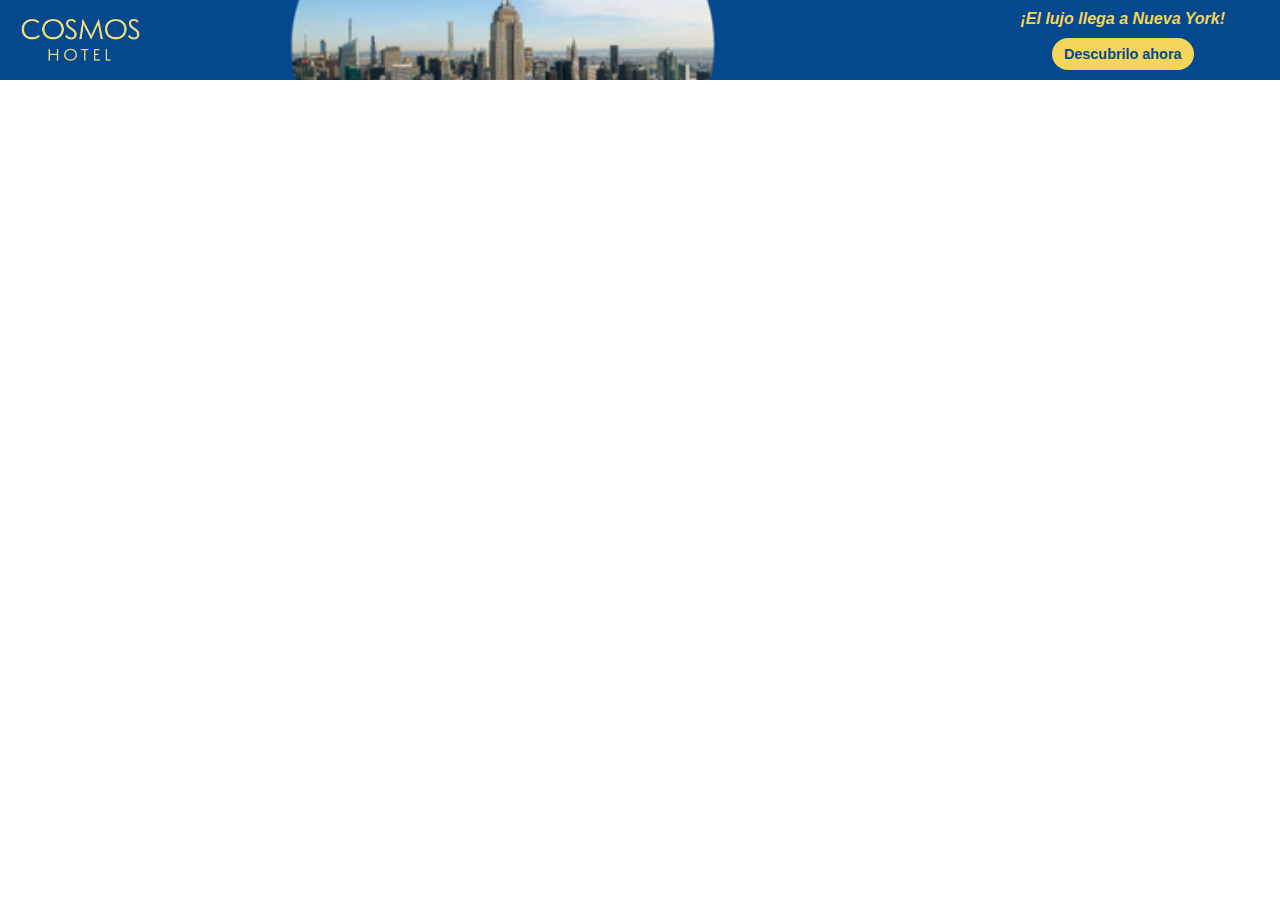
<file: anuncio.html>
<!DOCTYPE html>
<html lang="es">
<head>
  <meta charset="UTF-8">
  <meta name="viewport" content="width=device-width, initial-scale=1">
  <title>Anuncio Hotel Nueva York</title>
  <style>
	/* === ANUNCIO COSMOS NY === */
body {
  margin: 0;
  overflow: hidden;
}	  
	  
.anuncio-container {
  width: 100%;
  height: 100%;
  box-sizing: border-box;
  padding: 10px;
  display: flex;
  flex-direction: row;
  align-items: center;
  justify-content: space-between;
  color: white;
  background-image: url("imagenes/fondoanunciocompu.png");
  background-size: cover;
  background-position: center;
  font-family: sans-serif;
}

.anuncio-logo {
  height: 60%;
  max-height: 50px;
  margin-left: 10px;	
}

.anuncio-titulo {
  font-family: 'Montserrat', sans-serif;
  font-size: 1rem;
  margin: 0;
  flex-grow: 1;
  text-align: center;
  color: #F3D659;
}

.anuncio-btn {
  background-color: #F3D659;
  color:  #04488e;
  padding: 8px 12px;
  border-radius: 25px;
  text-decoration: none;
  font-weight: bold;
  font-size: 0.9rem;
  text-align: center;
  margin: 0 auto; /* centra el botón si hiciera falta */
}


.anuncio-texto-boton {
  display: flex;
  flex-direction: column;
  align-items: center; /* centra el texto y el botón */
  justify-content: center;
  gap: 10px;
  text-align: center;
  margin-right: 45px;
}

iframe {
  border: none;
  padding: 0;
  margin: 0;
  display: block; /* evita espacio en blanco debajo del iframe */
}

.iframe-wrapper {
  display: flex;
  justify-content: center;
  align-items: center;
  width: 100%;
  padding: 20px 0;
}
	  
/* === ANUNCIO (CELULAR) === */
@media (max-width: 600px) {
  .anuncio-container {
    display: flex;
    flex-direction: column;
    align-items: center;
    justify-content: flex-start;
    background-image: url("imagenes/fondoanunciocelu.png");
    background-size: cover;
    background-position: center;
    height: 600px;
    padding: 30px 20px;
    text-align: center;
    position: relative;
  }

  .anuncio-logo {
    max-height: 70px;
    margin-bottom: 20px;
  }

  .anuncio-texto-boton {
  display: flex;
  flex-direction: column;
  align-items: center; /* centra texto y botón horizontalmente */
  justify-content: center;
  gap: 15px;
  padding-top: 360px;
  margin-bottom: 30px;
  width: 100%;
  max-width: 260px;
  margin-left: auto;
  margin-right: auto; /* esto centra el bloque completo */
  text-align: center;  /* asegura que el texto se alinee centrado */
}


  .anuncio-titulo {
    font-size: 1.2rem;
    margin: 0;
    line-height: 1.3;
    color: #F3D659;
	text-align: center; /* centra el texto */  
    width: 100%;
  }

  .anuncio-btn {
    font-size: 1rem;
    padding: 10px 16px;
    background-color: #F3D659;
    color:  #04488e;
    border-radius: 25px;
    text-decoration: none;
    font-weight: bold;
	text-align: center;  
  }

  .iframe-anuncio {
    width: 300px;
    height: 600px;
  }
}	  
  </style>

</head>
<body>
  <div class="anuncio-container">
  <img class="anuncio-logo" src="imagenes/logoanuncio.png" alt="Logo Hotel Cosmos">
  
<div class="anuncio-texto-boton">
  <h2 class="anuncio-titulo"><i>¡El lujo llega a Nueva York!</i></h2>
  <a href="https://mberoncode.github.io/cosmoshotel/" class="anuncio-btn">Descubrilo ahora</a>
</div>

</div>

</body>
</html>
</file>
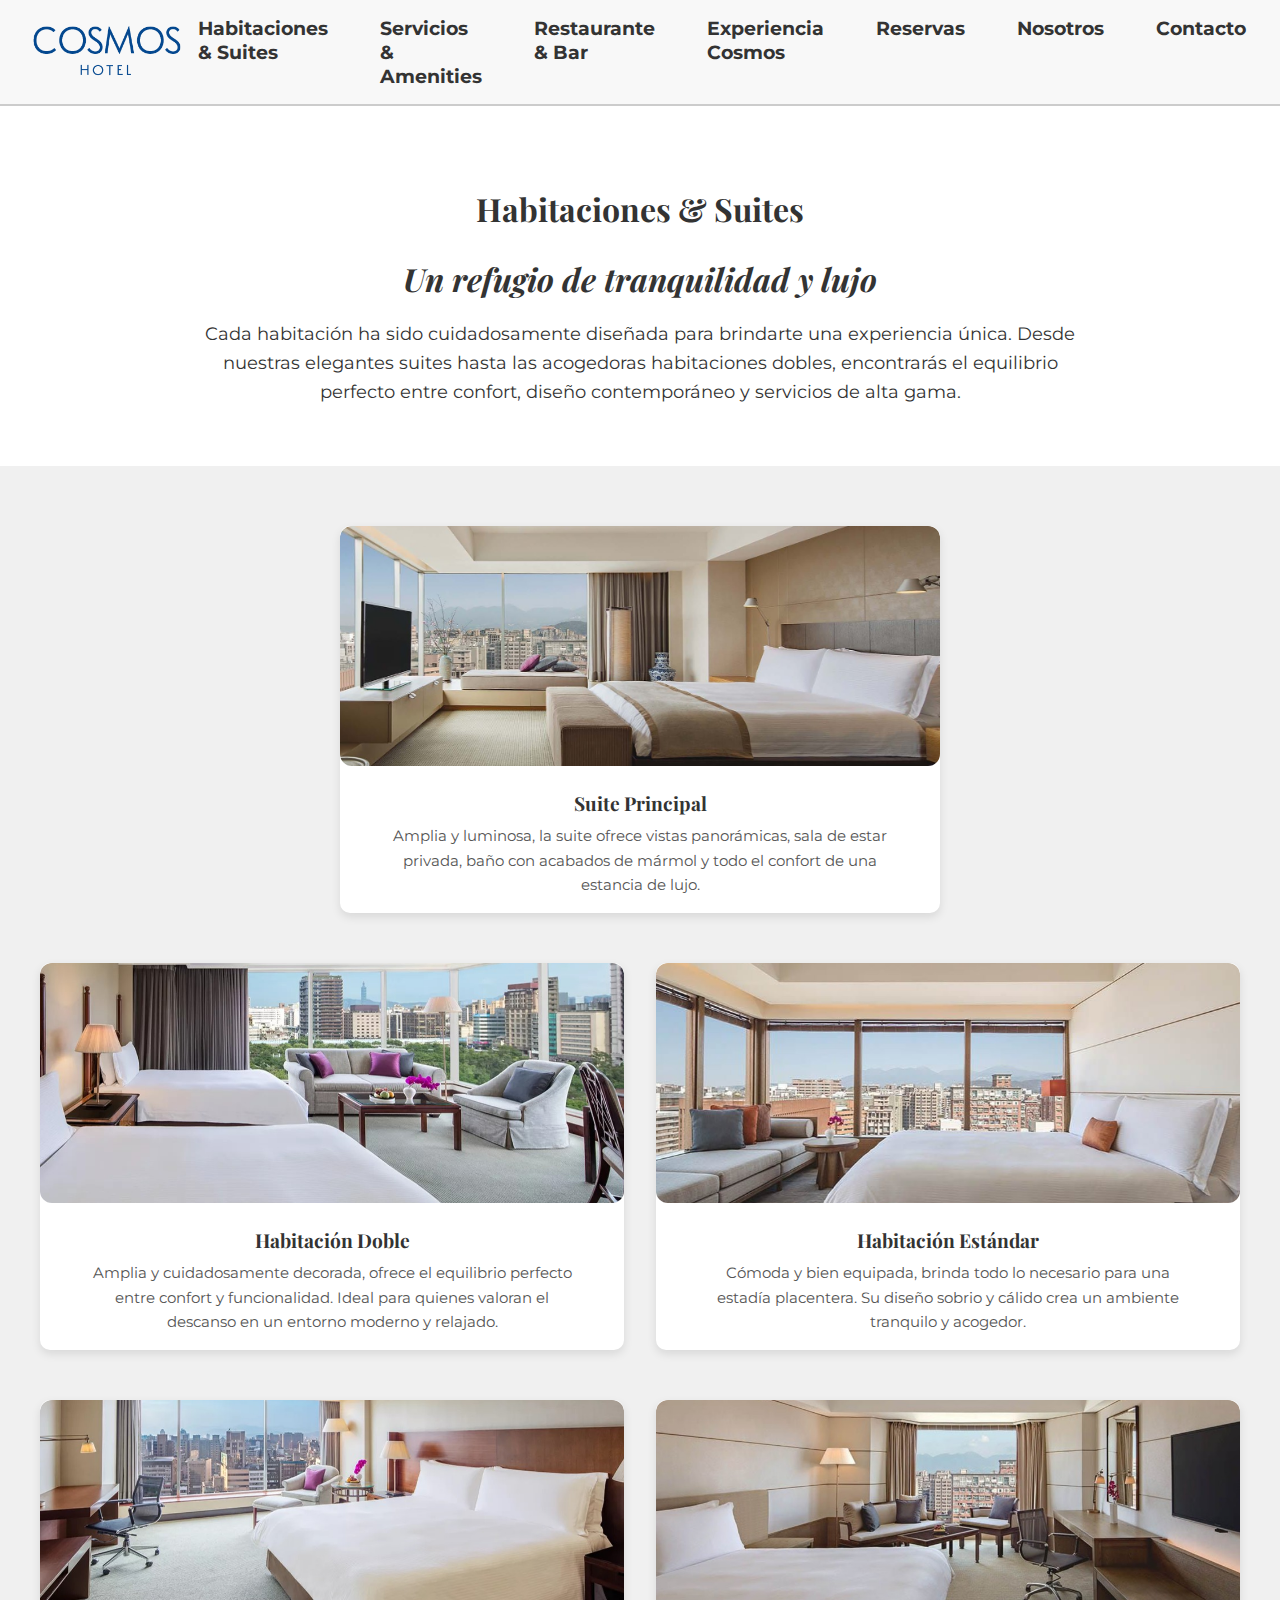
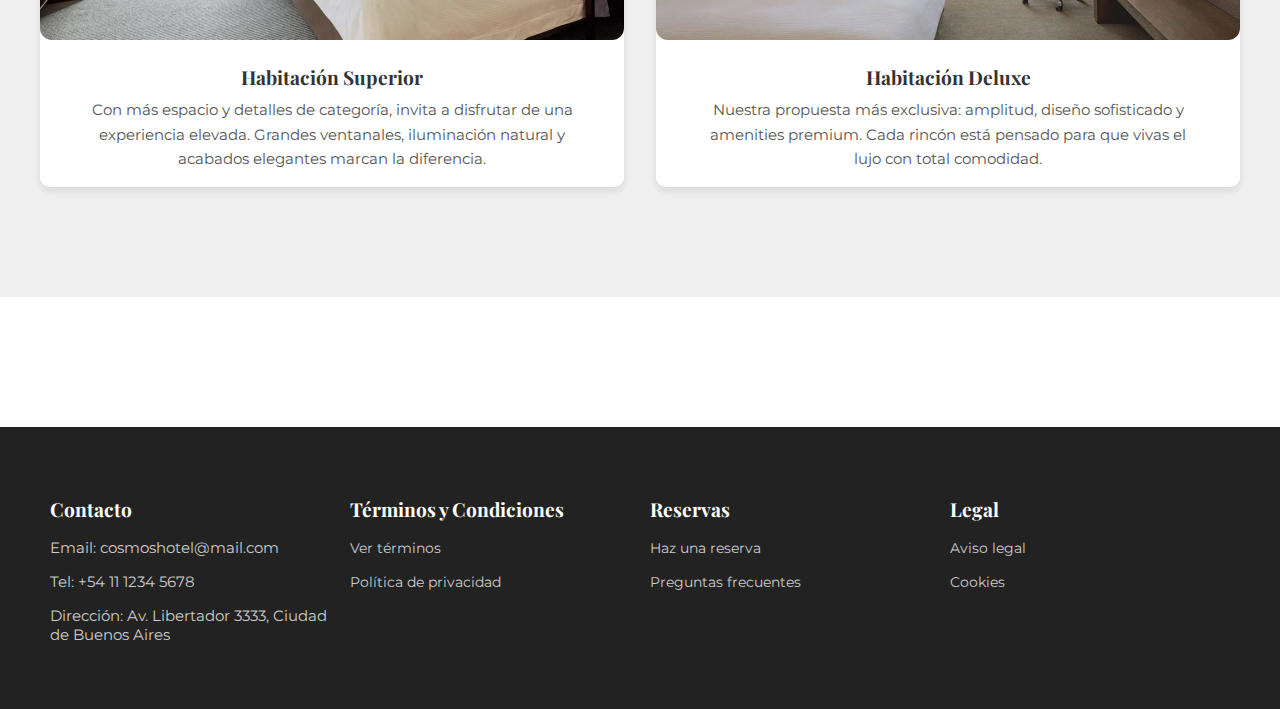
<file: habitaciones.html>
<!DOCTYPE html>
<html lang="es">
<head>
  <meta charset="UTF-8">
  <meta name="viewport" content="width=device-width, initial-scale=1.0">
  <title>Habitaciones - Cosmos Hotel</title>
  <link rel="stylesheet" href="estilos.css">
  <link rel="icon" href="imagenes/faviconn.png" type="image/png">
 <link href="https://fonts.googleapis.com/css2?family=Montserrat:wght@400;700&family=Playfair+Display:wght@400;700&display=swap" rel="stylesheet">
</head>
<body>

  <header>
    <a href="index.html" class="logo">
      <img src="imagenes/logohotel.png" alt="Cosmos Hotel - Inicio">
    </a>
    <button class="menu-toggle">
      <span class="bar"></span>
      <span class="bar"></span>
      <span class="bar"></span>
    </button>
    <nav class="menu">
      <ul>
        <li><a href="habitaciones.html">Habitaciones & Suites</a></li>
        <li><a href="servicios.html">Servicios & Amenities</a></li>
        <li><a href="restaurante.html">Restaurante & Bar</a></li>
        <li><a href="#experiencia">Experiencia Cosmos</a></li>
        <li><a href="#reservas">Reservas</a></li>
        <li><a href="#nosotros">Nosotros</a></li>
        <li><a href="#contacto">Contacto</a></li>
      </ul>
    </nav>
  </header>

  <main>
 <div class="habitaciones-page">
    <!-- Sección 1: Descripción general -->
    <section class="descripcion">
      <div class="container">
        <h1>Habitaciones & Suites</h1>
		  <h2><i>Un refugio de tranquilidad y lujo</i></h2>
        <p>Cada habitación ha sido cuidadosamente diseñada para brindarte una experiencia única. Desde nuestras elegantes suites hasta las acogedoras habitaciones dobles, encontrarás el equilibrio perfecto entre confort, diseño contemporáneo y servicios de alta gama.</p>
      </div>
    </section>

<!-- Sección 2: Habitaciones -->
<section class="habitaciones-section">
  <div class="container">

    <!-- Suite Principal destacada -->
    <div class="room destacada">
      <img src="imagenes/suitepresidencial.jpeg" alt="Suite Principal" class="room-image" />
      <div class="room-description">
        <h4>Suite Principal</h4>
        <p>Amplia y luminosa, la suite ofrece vistas panorámicas, sala de estar privada, baño con acabados de mármol y todo el confort de una estancia de lujo.</p>
      </div>
    </div>

    <!-- Habitaciones en grid -->
    <div class="room-grid">
      <div class="room">
        <img src="imagenes/premiumroom.jpg" alt="Habitación Doble" class="room-image" />
        <div class="room-description">
          <h4>Habitación Doble</h4>
          <p>Amplia y cuidadosamente decorada, ofrece el equilibrio perfecto entre confort y funcionalidad. Ideal para quienes valoran el descanso en un entorno moderno y relajado.</p>
        </div>
      </div>
      <div class="room">
        <img src="imagenes/standarroom.jpeg" alt="Habitación Estándar" class="room-image" />
        <div class="room-description">
          <h4>Habitación Estándar</h4>
          <p>Cómoda y bien equipada, brinda todo lo necesario para una estadía placentera. Su diseño sobrio y cálido crea un ambiente tranquilo y acogedor.</p>
        </div>
      </div>
    </div>
	      <div class="room-grid">
      <div class="room">
        <img src="imagenes/superiorroom.jpg" alt="Habitación Superior" class="room-image" />
        <div class="room-description">
          <h4>Habitación Superior</h4>
          <p>Con más espacio y detalles de categoría, invita a disfrutar de una experiencia elevada. Grandes ventanales, iluminación natural y acabados elegantes marcan la diferencia.</p>
        </div>
      </div>
      <div class="room">
        <img src="imagenes/deluxeroom.jpeg" alt="Habitación Deluxe" class="room-image" />
        <div class="room-description">
          <h4>Habitación Deluxe</h4>
          <p>Nuestra propuesta más exclusiva: amplitud, diseño sofisticado y amenities premium. Cada rincón está pensado para que vivas el lujo con total comodidad.</p>
        </div>
      </div>
    </div>

  </div>
</section>
  </div>
  
	  <!-- =================== ANUNCIO BLOG NY =================== -->
<div class="iframe-wrapper">
 <iframe src="https://agus-merlo.github.io/blognuevayork/anuncio" width="728" height="90" class="publicidad" scrolling="no" frameborder="0" name="marco"></iframe>
</div>		

	 
	  
	</main>
	
	
<footer class="footer">
  <div class="footer-column">
    <h3>Contacto</h3>
    <p>Email: cosmoshotel@mail.com</p>
    <p>Tel: +54 11 1234 5678</p>
    <p>Dirección: Av. Libertador 3333, Ciudad de Buenos Aires</p>
  </div>
  <div class="footer-column">
    <h3>Términos y Condiciones</h3>
    <p><a href="#">Ver términos</a></p>
    <p><a href="#">Política de privacidad</a></p>
  </div>
  <div class="footer-column">
    <h3>Reservas</h3>
    <p><a href="#">Haz una reserva</a></p>
    <p><a href="#">Preguntas frecuentes</a></p>
  </div>
  <div class="footer-column">
    <h3>Legal</h3>
    <p><a href="#">Aviso legal</a></p>
    <p><a href="#">Cookies</a></p>
  </div>
</footer>
	
	<script>// Obtener los elementos
  const menuToggle = document.querySelector('.menu-toggle');
  const menu = document.querySelector('.menu');

  // Agregar un evento de clic al botón hamburguesa
  menuToggle.addEventListener('click', () => {
    // Toggle entre mostrar y ocultar el menú
    menu.classList.toggle('active');
  });
	</script>
</body>
</html>
</file>
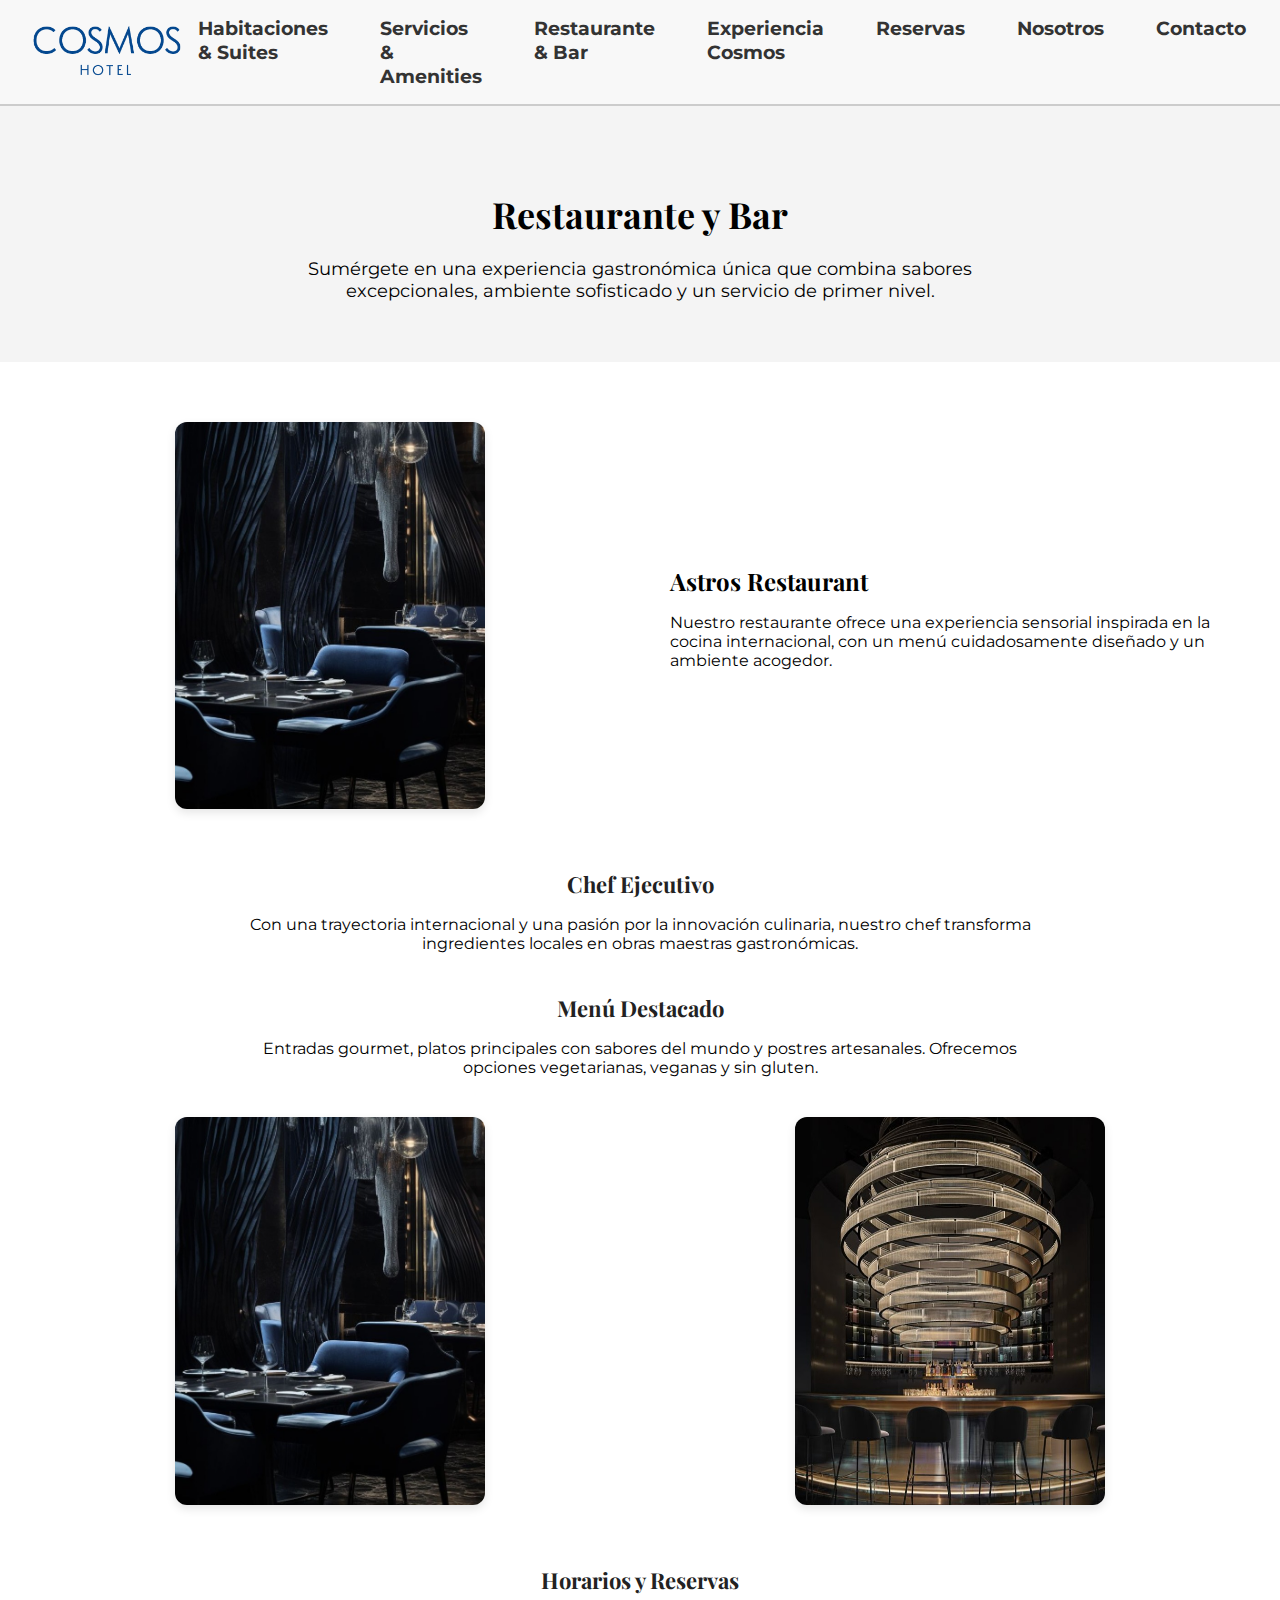
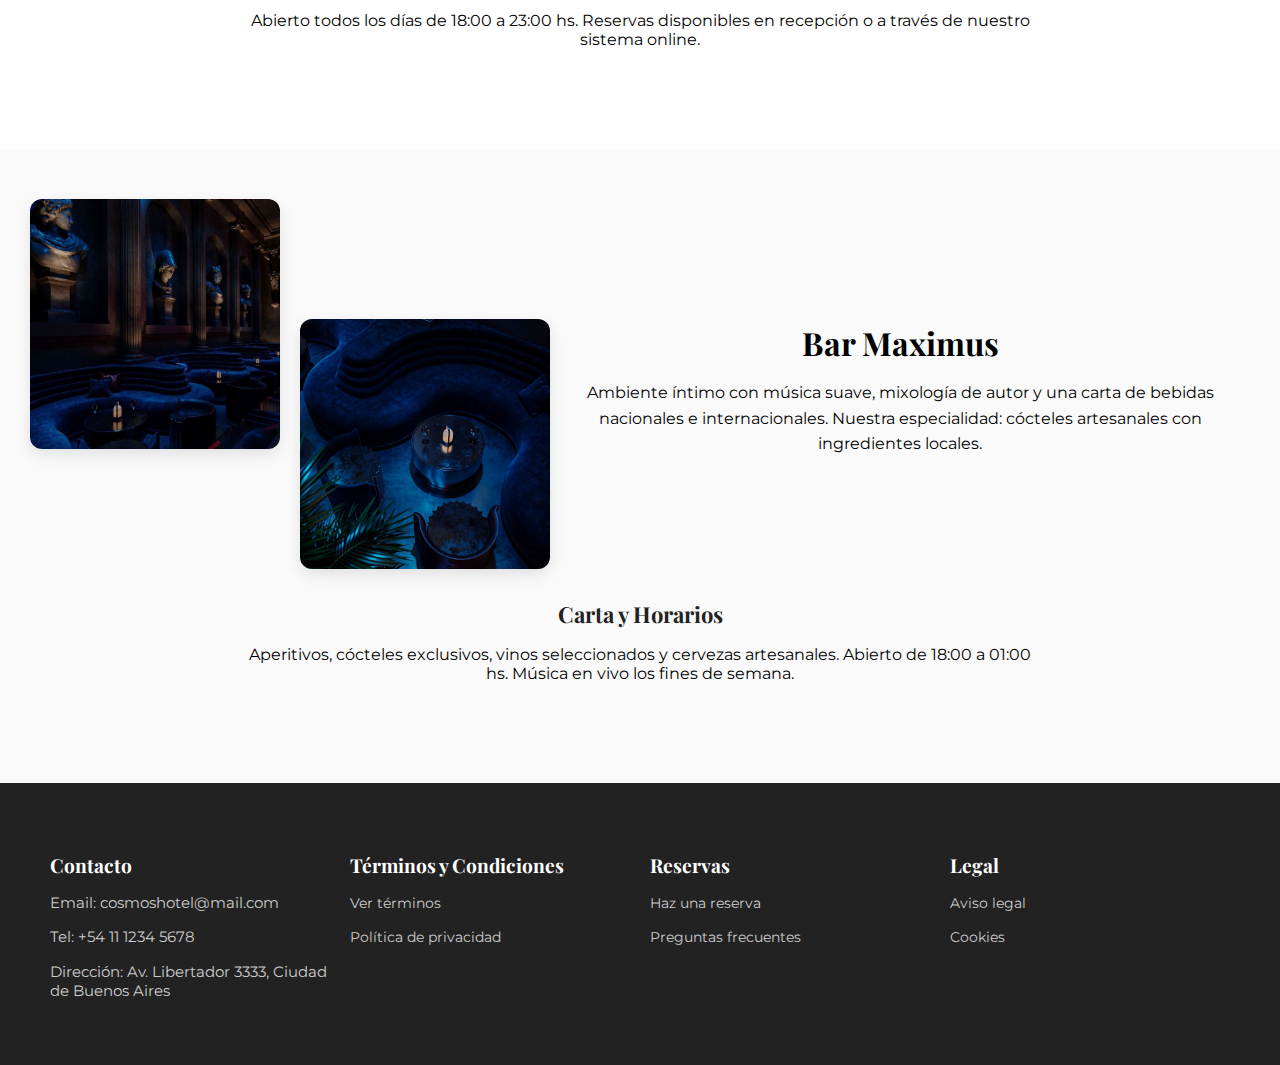
<file: restaurante.html>
<!DOCTYPE html>
<html lang="es">
<head>
  <meta charset="UTF-8" />
  <meta name="viewport" content="width=device-width, initial-scale=1.0">
  <title>Restaurante y Bar</title>
  <link rel="stylesheet" href="estilos.css">
  <link rel="icon" href="imagenes/faviconn.png" type="image/png">
 <link href="https://fonts.googleapis.com/css2?family=Montserrat:wght@400;700&family=Playfair+Display:wght@400;700&display=swap" rel="stylesheet">
</head>
<body>
 <header>
        <a href="index.html" class="logo">
  <img src="imagenes/logohotel.png" alt="Cosmos Hotel - Inicio">
</a>
		
  <!-- Botón hamburguesa (solo visible en dispositivos móviles) -->
  <button class="menu-toggle">
    <span class="bar"></span>
    <span class="bar"></span>
    <span class="bar"></span>
  </button>

  <!-- Menú de navegación -->
  <nav class="menu">
    <ul>
      <li><a href="habitaciones.html">Habitaciones & Suites</a></li>
      <li><a href="servicios.html">Servicios & Amenities</a></li>
      <li><a href="restaurante.html">Restaurante & Bar</a></li>
      <li><a href="#experiencia">Experiencia Cosmos</a></li>
      <li><a href="#reservas">Reservas</a></li>
      <li><a href="#nosotros">Nosotros</a></li>
      <li><a href="#contacto">Contacto</a></li>
    </ul>
  </nav>

    </header>
<main>

  <!-- Sección 1: Introducción -->
  <section class="intro">
    <h1>Restaurante y Bar</h1>
    <p>Sumérgete en una experiencia gastronómica única que combina sabores excepcionales, ambiente sofisticado y un servicio de primer nivel.</p>
  </section>

  <!-- Sección 2: Restaurante -->
  <section class="contenido">

    <!-- Restaurante general -->
    <div class="fila">
      <img src="imagenes/restaurante1.jpeg" alt="Restaurante temático" />
      <div>
        <h2>Astros Restaurant</h2>
        <p>Nuestro restaurante ofrece una experiencia sensorial inspirada en la cocina internacional, con un menú cuidadosamente diseñado y un ambiente acogedor.</p>
      </div>
    </div>

    <!-- Chef -->
    <div class="bloque-texto">
      <h3>Chef Ejecutivo</h3>
      <p>Con una trayectoria internacional y una pasión por la innovación culinaria, nuestro chef transforma ingredientes locales en obras maestras gastronómicas.</p>
    </div>

    <!-- Menú -->
    <div class="bloque-texto">
      <h3>Menú Destacado</h3>
      <p>Entradas gourmet, platos principales con sabores del mundo y postres artesanales. Ofrecemos opciones vegetarianas, veganas y sin gluten.</p>
    </div>

    <!-- Ambientación en fotos -->
    <div class="fila fila">
      <img src="imagenes/restaurante1.jpeg" alt="Ambientación del restaurante" />
      <img src="imagenes/barresto.jpeg" alt="Decoración del restaurante" />
    </div>

    <!-- Horarios y reservas -->
    <div class="bloque-texto">
      <h3>Horarios y Reservas</h3>
      <p>Abierto todos los días de 18:00 a 23:00 hs. Reservas disponibles en recepción o a través de nuestro sistema online.</p>
    </div>

  </section>

  <!-- Sección 3: Bar -->
  <section class="contenido fondo-claro">
	    <div class="contenedor-dos-columnas">
   
    <div class="columna-imagenes-superpuestas">
      <div class="imagen-arriba">
        <img src="imagenes/bartematico.jpeg" alt="Bar1" />
      </div>
      <div class="imagen-abajo">
        <img src="imagenes/bartematico2.jpeg" alt="Bar2" />
      </div>
    </div> 
	<div class="columna-texto">
      <h2>Bar Maximus</h2>
      <p>Ambiente íntimo con música suave, mixología de autor y una carta de bebidas nacionales e internacionales. Nuestra especialidad: cócteles artesanales con ingredientes locales.</p>
    </div>
  </div>
	  
	  
    <!-- Carta y horarios -->
    <div class="bloque-texto">
      <h3>Carta y Horarios</h3>
      <p>Aperitivos, cócteles exclusivos, vinos seleccionados y cervezas artesanales. Abierto de 18:00 a 01:00 hs. Música en vivo los fines de semana.</p>
    </div>
  </section>
</main>
	
	<footer class="footer">
  <div class="footer-column">
    <h3>Contacto</h3>
    <p>Email: cosmoshotel@mail.com</p>
    <p>Tel: +54 11 1234 5678</p>
    <p>Dirección: Av. Libertador 3333, Ciudad de Buenos Aires</p>
  </div>
  <div class="footer-column">
    <h3>Términos y Condiciones</h3>
    <p><a href="#">Ver términos</a></p>
    <p><a href="#">Política de privacidad</a></p>
  </div>
  <div class="footer-column">
    <h3>Reservas</h3>
    <p><a href="#">Haz una reserva</a></p>
    <p><a href="#">Preguntas frecuentes</a></p>
  </div>
  <div class="footer-column">
    <h3>Legal</h3>
    <p><a href="#">Aviso legal</a></p>
    <p><a href="#">Cookies</a></p>
  </div>
</footer>
	<script>// Obtener los elementos
  const menuToggle = document.querySelector('.menu-toggle');
  const menu = document.querySelector('.menu');

  // Agregar un evento de clic al botón hamburguesa
  menuToggle.addEventListener('click', () => {
    // Toggle entre mostrar y ocultar el menú
    menu.classList.toggle('active');
  });
	</script>
</body>
</html>
</file>
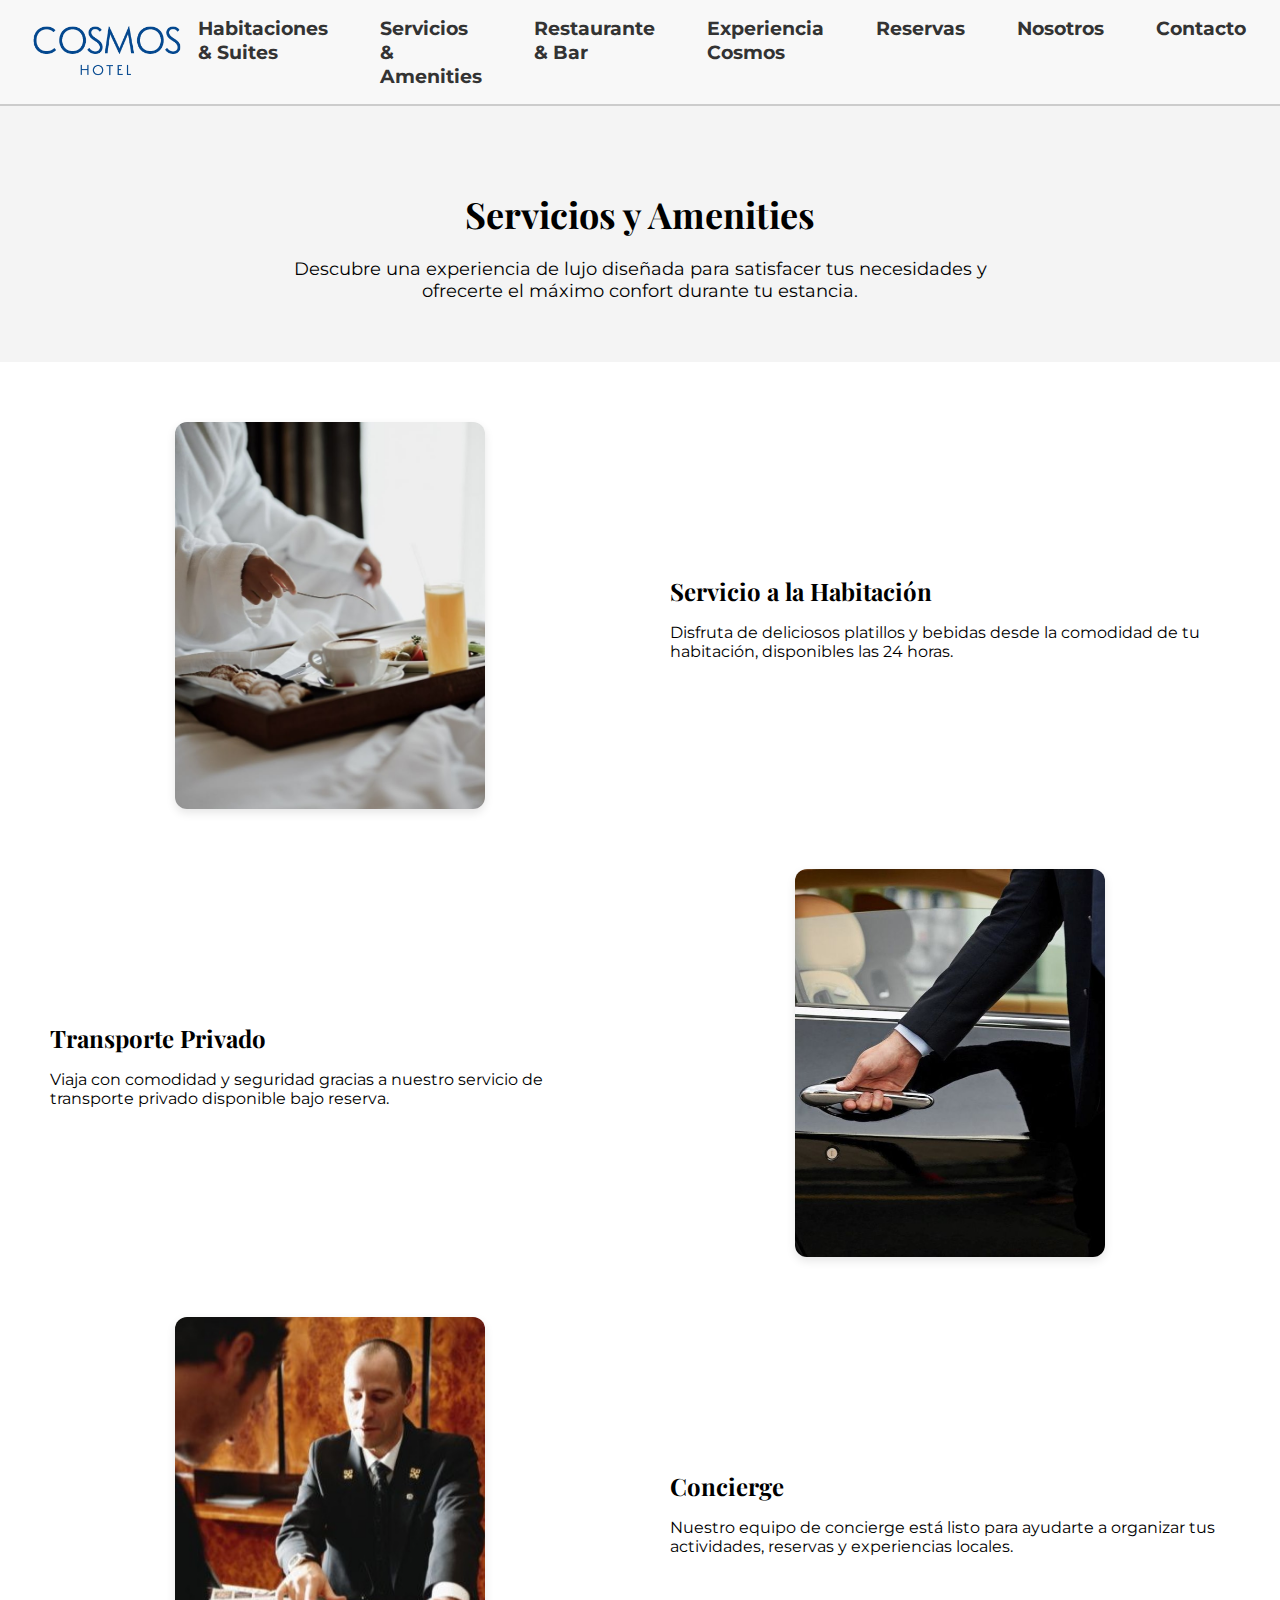
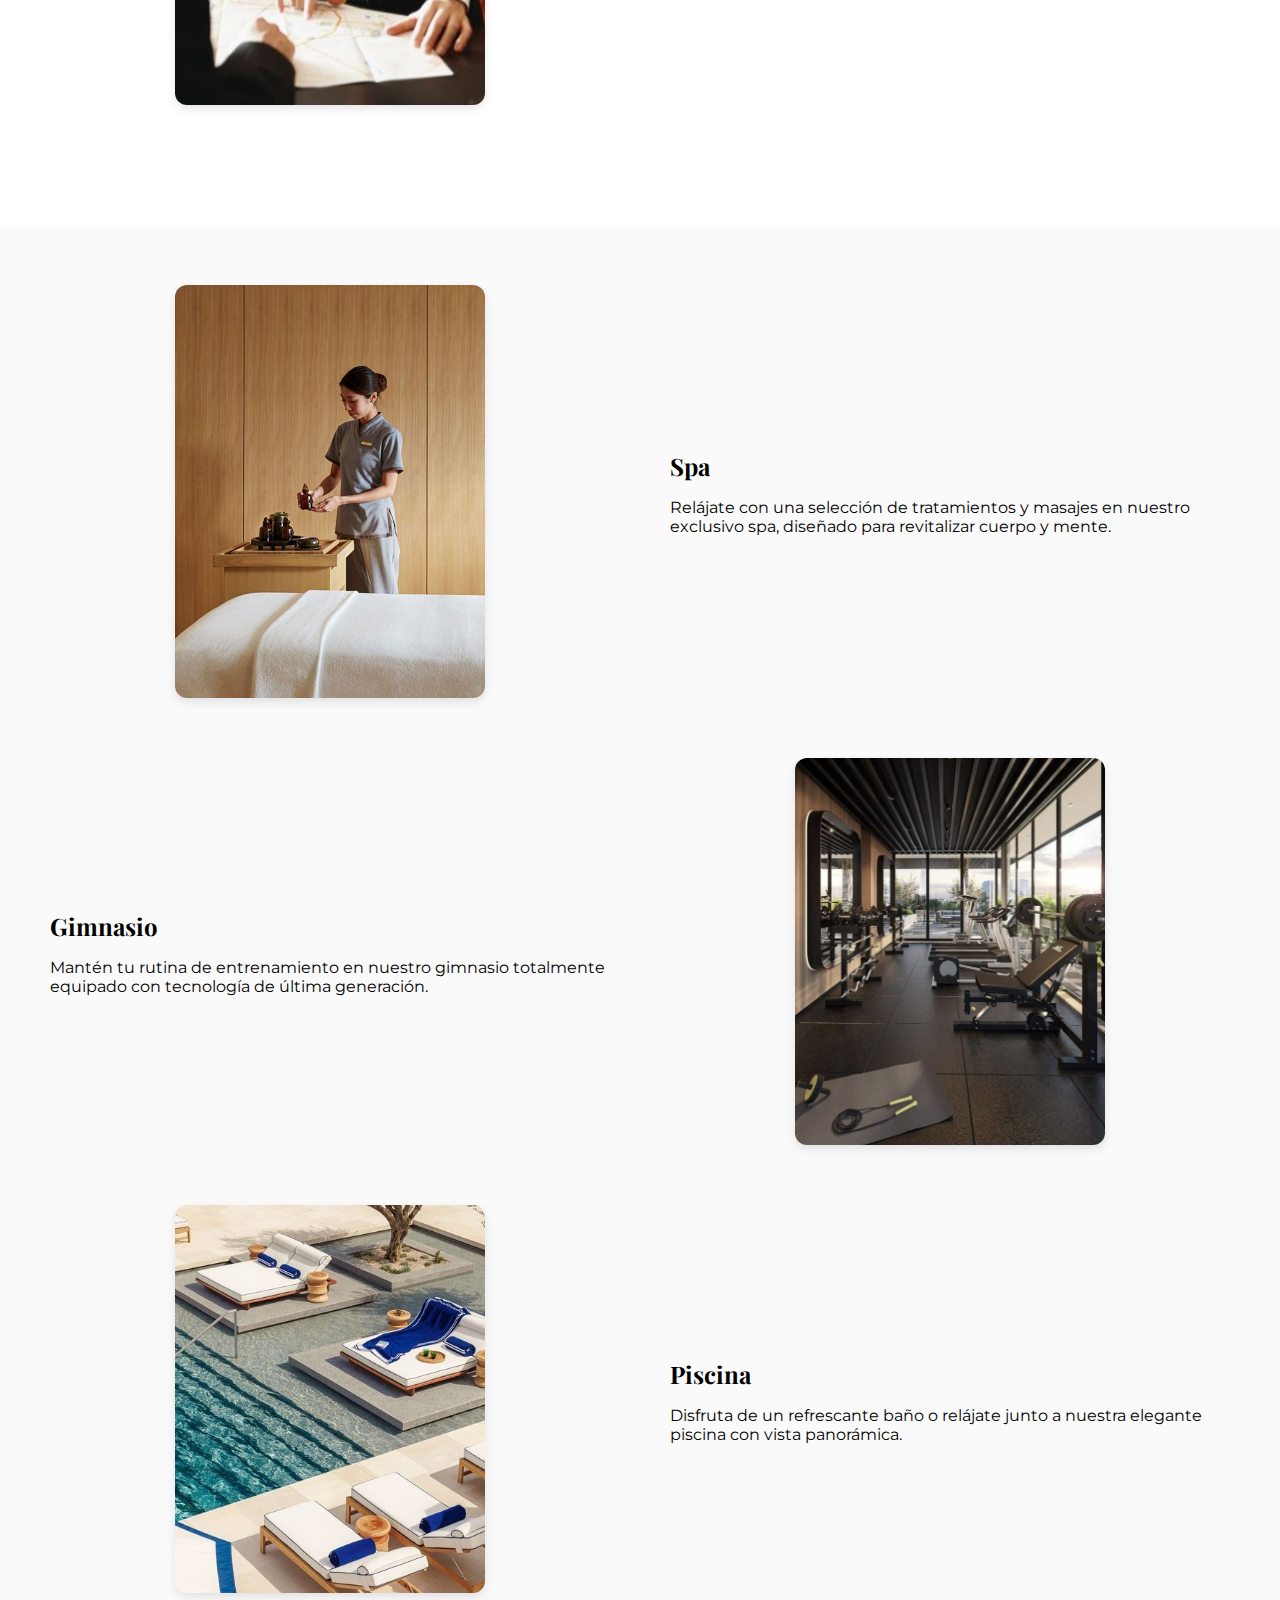
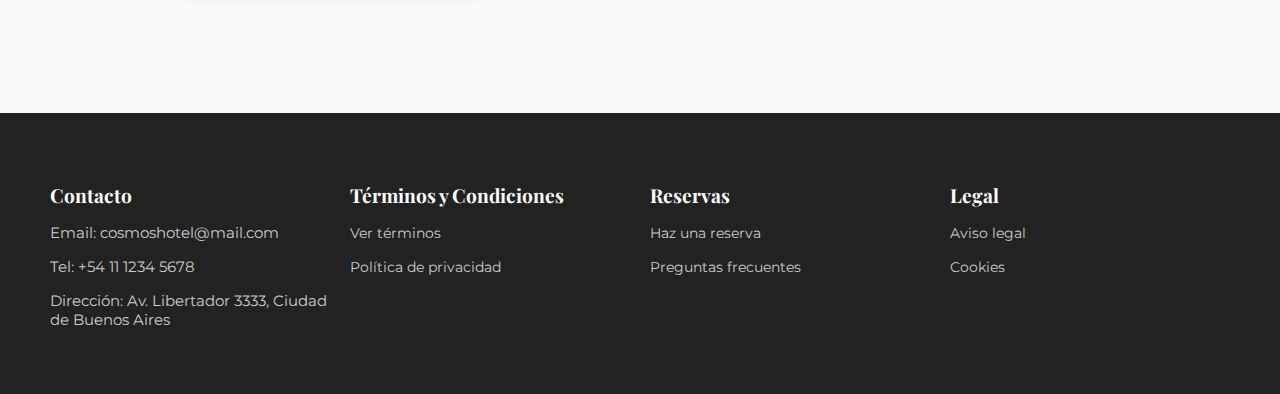
<file: servicios.html>
<!DOCTYPE html>
<html lang="es">
<head>
  <meta charset="UTF-8" />
  <meta name="viewport" content="width=device-width, initial-scale=1.0"/>
  <title>Servicios y Amenities</title>
  <link rel="stylesheet" href="estilos.css">
  <link rel="icon" href="imagenes/faviconn.png" type="image/png">
<link href="https://fonts.googleapis.com/css2?family=Montserrat:wght@400;700&family=Playfair+Display:wght@400;700&display=swap" rel="stylesheet">
</head>
<body>
	<!-- Header --> 
	<header>
        <a href="index.html" class="logo">
  <img src="imagenes/logohotel.png" alt="Cosmos Hotel - Inicio">
</a>
		
  <!-- Botón hamburguesa (solo visible en dispositivos móviles) -->
  <button class="menu-toggle">
    <span class="bar"></span>
    <span class="bar"></span>
    <span class="bar"></span>
  </button>

  <!-- Menú de navegación -->
  <nav class="menu">
    <ul>
      <li><a href="habitaciones.html">Habitaciones & Suites</a></li>
      <li><a href="servicios.html">Servicios & Amenities</a></li>
      <li><a href="restaurante.html">Restaurante & Bar</a></li>
      <li><a href="#experiencia">Experiencia Cosmos</a></li>
      <li><a href="#reservas">Reservas</a></li>
      <li><a href="#nosotros">Nosotros</a></li>
      <li><a href="#contacto">Contacto</a></li>
    </ul>
  </nav>

    </header>
	
	<main>

  <!-- Sección 1: Título y descripción -->
  <section class="intro">
    <h1>Servicios y Amenities</h1>
    <p>Descubre una experiencia de lujo diseñada para satisfacer tus necesidades y ofrecerte el máximo confort durante tu estancia.</p>
  </section>

  <!-- Sección 2: Servicios -->
  <section class="contenido">
    <div class="fila">
      <img src="imagenes/roombreakfast.jpeg" alt="Servicio a la habitación" />
      <div>
        <h2>Servicio a la Habitación</h2>
        <p>Disfruta de deliciosos platillos y bebidas desde la comodidad de tu habitación, disponibles las 24 horas.</p>
      </div>
    </div>

    <div class="fila invertido">
      <div>
        <h2>Transporte Privado</h2>
        <p>Viaja con comodidad y seguridad gracias a nuestro servicio de transporte privado disponible bajo reserva.</p>
      </div>
		<img src="imagenes/transportepriv.jpeg" alt="Transporte privado" />
    </div>

    <div class="fila">
      <img src="imagenes/concierge.jpeg" alt="Servicio de concierge" />
      <div>
        <h2>Concierge</h2>
        <p>Nuestro equipo de concierge está listo para ayudarte a organizar tus actividades, reservas y experiencias locales.</p>
      </div>
    </div>
  </section>

  <!-- Sección 3: Amenities -->
  <section class="contenido fondo-claro">
    <div class="fila">
      <img src="imagenes/sparoom.jpeg" alt="Spa" />
      <div>
        <h2>Spa</h2>
        <p>Relájate con una selección de tratamientos y masajes en nuestro exclusivo spa, diseñado para revitalizar cuerpo y mente.</p>
      </div>
    </div>

    <div class="fila invertido">
      <div>
        <h2>Gimnasio</h2>
        <p>Mantén tu rutina de entrenamiento en nuestro gimnasio totalmente equipado con tecnología de última generación.</p>
      </div> 
		<img src="imagenes/gimnasio2.jpeg" alt="Gimnasio" />
    </div>

    <div class="fila">
      <img src="imagenes/piscinaexternaamen.jpeg" alt="Piscina" />
      <div>
        <h2>Piscina</h2>
        <p>Disfruta de un refrescante baño o relájate junto a nuestra elegante piscina con vista panorámica.</p>
      </div>
    </div>
  </section>
</main>
	
	<!-- Footer --> 
	
	<footer class="footer">
  <div class="footer-column">
    <h3>Contacto</h3>
    <p>Email: cosmoshotel@mail.com</p>
    <p>Tel: +54 11 1234 5678</p>
    <p>Dirección: Av. Libertador 3333, Ciudad de Buenos Aires</p>
  </div>
  <div class="footer-column">
    <h3>Términos y Condiciones</h3>
    <p><a href="#">Ver términos</a></p>
    <p><a href="#">Política de privacidad</a></p>
  </div>
  <div class="footer-column">
    <h3>Reservas</h3>
    <p><a href="#">Haz una reserva</a></p>
    <p><a href="#">Preguntas frecuentes</a></p>
  </div>
  <div class="footer-column">
    <h3>Legal</h3>
    <p><a href="#">Aviso legal</a></p>
    <p><a href="#">Cookies</a></p>
  </div>
</footer>
	
	<script>// Obtener los elementos
  const menuToggle = document.querySelector('.menu-toggle');
  const menu = document.querySelector('.menu');

  // Agregar un evento de clic al botón hamburguesa
  menuToggle.addEventListener('click', () => {
    // Toggle entre mostrar y ocultar el menú
    menu.classList.toggle('active');
  });
	</script>
</body>
</html>
</file>
<file: estilos.css>
/* =================== RESET Y FUENTES =================== */

body, html {
  margin: 0;
  padding: 0;
  box-sizing: border-box;
}

body {
  font-family: "Montserrat", sans-serif;
  overflow-x: hidden; /* Evita el desplazamiento horizontal */
}

h1, h2, h3 {
  font-family: "Playfair Display", serif;
}


/* =================== HEADER =================== */
header {
  display: flex;
  justify-content: space-between;
  align-items: center;
  padding: 10px 20px;
  background-color: #f8f8f8;
  border-bottom: 2px solid #ccc;
}

.logo img {
  max-height: 60px;
}

.menu ul {
  list-style: none;
  margin: 0;
  padding: 0;
  display: flex;
  gap: 20px;
}

.menu a {
  text-decoration: none;
  color: #333;
  font-weight: bold;
}

.menu a:hover {
  color: #007BFF;
}


/* =================== SECCION 1: Inicio =================== */
.seccion-inicio {
  width: 100%;
}

.contenedor-imagen {
  position: relative;
  max-width: 800px;
  margin: 40px auto;
  width: 100%; /* que ocupe todo el ancho posible hasta 800px */
}

.imagen-grande {
  width: 100%;
  height: auto;
  display: block; /* evita espacios debajo de la imagen */
  border-radius: 8px;
}

.texto-superpuesto {
  position: absolute;
  top: 50%;
  left: 50%;
  transform: translate(-50%, -50%);
  color: white;
  text-shadow: 2px 2px 8px rgba(0, 0, 0, 0.6);
  text-align: center;
  pointer-events: none; /* para que no interfiera con clics */
  width: 90%; /* limita ancho para el texto */
}

.texto-superpuesto h1 {
  font-size: 3rem;
  margin: 0;
}

.texto-superpuesto h2 {
  font-style: italic;
  margin: 0;
}


/* =================== SECCION 2: Bienvenido =================== */
.seccion-dos {
  padding: 4rem 2rem;
  background-color: #f5f5f5;
}

.contenedor-dos-columnas {
  display: flex;
  flex-wrap: wrap;
  align-items: center;
  max-width: 1200px;
  margin: 0 auto;
  gap: 2rem;
}

.columna-imagen {
  flex: 1;
  min-width: 250px;
}

.columna-imagen img {
  width: 70%;
  max-height: 25rem;
  height: auto;
  border-radius: 10px;
}

.columna-texto {
  flex: 2;
  min-width: 300px;
  text-align: center;
}

.columna-texto h2 {
  font-size: 2rem;
  margin-bottom: 1rem;
}

.columna-texto p {
  font-size: 1rem;
  line-height: 1.6;
}


/* =================== SECCION 3: Habitaciones Slider =================== */

.habitaciones-slider {
  padding: 4rem 2rem;
  background-color: #ffffff;
}

.habitaciones-slider h2 {
  text-align: center;
  font-size: 2.5rem;
  margin-bottom: 2rem;
}

.slider {
  position: relative;
  width: 90%;
  max-width: 800px;
  margin: 0 auto;
  overflow: hidden;
  padding-bottom: 2rem; /* espacio para dots y caption */
}

.slide {
  display: none;
  text-align: center;
}

.slide.active {
  display: block;
}

.slide img {
  width: 100%;
  height: 500px; /* 🔧 Ajustá si querés más o menos alto */
  object-fit: cover;
  border-radius: 12px;
}

/* Texto debajo de la imagen */
.caption {
  margin-top: 0.75rem;
  font-size: 1rem;
  color: #444;
}

/* Flechas de navegación */
.prev,
.next {
  position: absolute;
  top: 50%;
  transform: translateY(-50%);
  font-size: 2rem;
  background-color: rgba(0, 0, 0, 0.4);
  color: white;
  border: none;
  padding: 0.5rem 1rem;
  cursor: pointer;
  z-index: 1;
  border-radius: 50%;
}

.prev:hover,
.next:hover {
  background-color: rgba(0, 0, 0, 0.7);
}

.prev {
  left: 10px;
}

.next {
  right: 10px;
}

.prev i, .next i {
  font-size: 2rem;  /* Tama�o del �cono */
  color: white;     /* Color del �cono */
}

.prev:hover i, .next:hover i {
  color: #cfe2f3;   /* Color del �cono al hacer hover */
}


/* Puntos indicadores */
.dots {
  display: flex;
  justify-content: center;
  margin-top: 1rem;
  gap: 10px;
}

.dot {
  width: 12px;
  height: 12px;
  border-radius: 50%;
  background-color: #bbb;
  cursor: pointer;
  transition: background-color 0.3s ease;
}

.dot.active {
  background-color: #333;
}



/* =================== SECCION 4: Servicios & Amenities =================== */
.seccion-cuatro {
  padding: 4rem 2rem;
  background-color: #f0f0f0;
  text-align: center;
}

.contenedor-texto-superior h2 {
  font-size: 2rem;
  margin-bottom: 0.5rem;
}

.contenedor-texto-superior p {
  font-size: 1rem;
  color: #555;
  margin-bottom: 2rem;
}
.galeria-tres {
  display: flex;
  justify-content: center;
  gap: 2rem;
  flex-wrap: wrap;
}

.item-galeria {
  flex: 1 1 250px;
  max-width: 300px;
  display: flex;
  flex-direction: column;
  align-items: center;
}

.item-galeria img {
  width: 100%;
  height: 350px; /* Altura fija para todas */
  object-fit: cover; /* Recorta sin deformar */
  border-radius: 10px;
  box-shadow: 0 4px 10px rgba(0,0,0,0.1);
}

.item-galeria h3 {
  margin-top: 0.5rem;
  font-size: 1.1rem;
}



/* =================== SECCION 5: Restaurante & Bar =================== */
.seccion-cinco {
  padding: 4rem 2rem;
  background-color: #ffffff;
}

.columna-imagenes-superpuestas {
  position: relative;
  width: 100%;
  max-width: 500px;
  height: 350px;
  margin: 0 auto;
}

.columna-imagenes-superpuestas .imagen-arriba,
.columna-imagenes-superpuestas .imagen-abajo {
  position: absolute;
  width: 250px;
  height: 250px;
  overflow: hidden;
  border-radius: 12px;
  box-shadow: 0 6px 15px rgba(0, 0, 0, 0.1);
}

.imagen-arriba {
  top: 0;
  left: 0;
  z-index: 2;
  transform: translate(-10px, -10px);
}

.imagen-abajo {
  bottom: 0;
  right: 0;
  z-index: 1;
  transform: translate(10px, 10px);
}

.columna-imagenes-superpuestas img {
  width: 100%;
  height: 100%;
  object-fit: cover;
}


/* =================== SECCION 6: Experiencia Cosmos =================== */
.seccion-experiencias {
  padding: 4rem 2rem;
  background-color: #f0f0f0;
  text-align: center;
}

.contenedor-experiencias h2 {
  font-size: 2.5rem;
  margin-bottom: 1rem;
}

.contenedor-experiencias p {
  font-size: 1.1rem;
  color: #555;
  margin-bottom: 3rem;
  max-width: 700px;
  margin-left: auto;
  margin-right: auto;
}

.tarjetas-experiencia {
  display: flex;
  flex-wrap: wrap;
  justify-content: center;
  gap: 2rem;
}

.tarjeta {
  max-width: 300px;
  background-color: #f9f9f9;
  border-radius: 12px;
  box-shadow: 0 4px 12px rgba(0,0,0,0.1);
  overflow: hidden;
  transition: transform 0.3s ease;
}

.tarjeta:hover {
  transform: translateY(-5px);
}

.tarjeta img {
  width: 100%;
  height: 200px;
  object-fit: cover;
}

.tarjeta h3 {
  font-size: 1.2rem;
  margin: 1rem 0 0.5rem;
}

.tarjeta p {
  padding: 0 1rem 1.5rem;
  font-size: 0.95rem;
  color: #666;
}

.boton-experiencia {
  display: inline-block;
  margin-top: 2rem;
  padding: 0.8rem 2rem;
  background-color: #000;
  color: #fff;
  border-radius: 30px;
  text-decoration: none;
  font-weight: bold;
  transition: background-color 0.3s ease;
}

.boton-experiencia:hover {
  background-color: #333;
}


/* =================== SECCION 7: Nosotros =================== */
.seccion-nosotros {
  background-color: #ffffff;
  padding: 6rem 2rem; /* 🔧 Más alto */
}

.contenido-nosotros {
  display: flex;
  align-items: center;
  justify-content: space-between;
  gap: 3rem;
  max-width: 1200px;
  margin: 0 auto;
  flex-wrap: wrap;
}

.texto-nosotros {
  flex: 1 1 400px;
  text-align: center;
}

.texto-nosotros h2 {
  font-size: 2.5rem; /* 🔧 Un poco más grande */
  margin-bottom: 1rem;
}

.texto-nosotros p {
  font-size: 1.1rem;
  color: #555;
  margin-bottom: 2rem;
  line-height: 1.6;
}

.btn-nosotros {
  background-color: #000;
  color: #fff;
  padding: 0.8rem 2rem;
  border-radius: 30px;
  text-decoration: none;
  font-weight: 500;
  transition: background-color 0.3s ease;
  display: inline-block;
  margin: 0 auto;
}

.btn-nosotros:hover {
  background-color: #333;
}

.imagen-nosotros {
  flex: 1 1 400px;
}

.imagen-nosotros img {
  width: 100%;
  border-radius: 10px;
  object-fit: cover;
  box-shadow: 0 4px 10px rgba(0,0,0,0.1);
}


/* =================== SECCION 8: Reservas =================== */
.seccion-reservas {
  background: linear-gradient(rgba(0,0,0,0.5), rgba(0,0,0,0.5)), 
              url('imagenes/poolparty.jpeg') center/cover no-repeat;
  padding: 6rem 2rem;
  color: #fff;
  text-align: center;
}

.contenido-reservas {
  max-width: 800px;
  margin: 0 auto;
}

.contenido-reservas h2 {
  font-size: 2.5rem;
  margin-bottom: 1rem;
}

.contenido-reservas p {
  font-size: 1.2rem;
  margin-bottom: 2rem;
}

.btn-reservar {
  background-color: #fff;
  color: #000;
  padding: 0.8rem 2rem;
  border-radius: 30px;
  font-weight: 600;
  text-decoration: none;
  transition: background-color 0.3s ease;
}

.btn-reservar:hover {
  background-color: #ddd;
}

/* =================== SECCION 9: Contacto =================== */
.seccion-contacto {
  background-color: #f9f9f9;
  padding: 6rem 2rem;
  text-align: center;
}

.contenido-contacto {
  max-width: 800px;
  margin: 0 auto;
}

.seccion-contacto h2 {
  font-size: 2.5rem;
  margin-bottom: 1rem;
}

.seccion-contacto p {
  font-size: 1.1rem;
  margin-bottom: 2.5rem;
  color: #555;
}

.formulario-contacto {
  display: flex;
  flex-direction: column;
  gap: 1rem;
  margin-bottom: 2rem;
}

.formulario-contacto input,
.formulario-contacto textarea {
  padding: 1rem;
  font-size: 1rem;
  border-radius: 8px;
  border: 1px solid #ccc;
  width: 100%;
  box-sizing: border-box;
}

.btn-enviar {
  background-color: #000;
  color: #fff;
  padding: 1rem;
  font-size: 1rem;
  border: none;
  border-radius: 30px;
  cursor: pointer;
  transition: background-color 0.3s ease;
}

.btn-enviar:hover {
  background-color: #333;
}

.info-contacto p {
  margin: 0.3rem 0;
  font-size: 0.95rem;
  color: #444;
}

/* =================== boton ver mas =================== */
.ver-mas-container {
  text-align: center;
  margin-top: 20px;
}

.ver-mas-boton {
  display: inline-block;
  padding: 1rem;
  background-color: #000; /* Color acorde al dise�o */
  color: white;
  text-decoration: none;
  border-radius: 30px;
  font-weight: bold;
  transition: background-color 0.3s ease;
}

.ver-mas-boton:hover {
  background-color: #333;
}

/* =================== SUBPAGINA HABITACIONES Y SUITES =================== */
.habitaciones-page {
  font-family: "Montserrat", sans-serif;
  color: #333;
  background-color: #fff;
}

.habitaciones-page h1,
.habitaciones-page h2,
.habitaciones-page h3,
.habitaciones-page h4 {
  font-family: "Playfair Display", serif;
}

.habitaciones-page section {
  width: 100%;
  padding: 60px 0;
}

.habitaciones-page .container {
  max-width: 1200px;
  margin: 0 auto;
  padding: 0 20px;
}

.habitaciones-page .descripcion .container {
  text-align: center;
}

.habitaciones-page h2 {
  font-size: 32px;
  margin-bottom: 20px;
  text-align: center;
}

.habitaciones-page p {
  font-size: 18px;
  line-height: 1.6;
  text-align: center;
  max-width: 900px;
  margin: 0 auto;
}

.habitaciones-page .room-image {
  width: 100%;
  height: auto;
  border-radius: 12px;
  display: block;
}

/* === Secci�n de habitaciones === */
.habitaciones-page .habitaciones-section {
  background-color: #f0f0f0;
}

/* Ajustes en la Suite principal */
.habitaciones-page .suite {
  background-color: #fff;
  border-radius: 10px;
  padding: 2rem;
  box-shadow: 0 4px 12px rgba(0, 0, 0, 0.1);
  text-align: center;
  max-width: 750px;  /* Ajustamos el tama�o de la suite */
  margin: 0 auto 2.5rem auto;  /* Damos espacio entre la suite y las habitaciones */
}

.habitaciones-page .suite .room-image {
  display: block;
  margin: 0 auto 1.5rem auto;
  max-width: 100%;
  width: 100%;
  height: 280px;  /* Ajustamos la altura de la imagen */
  border-radius: 10px;
  object-fit: cover;
  box-shadow: 0 4px 10px rgba(0, 0, 0, 0.1);
}

.habitaciones-page .suite-description {
  max-width: 700px;
  margin: 0 auto;
  text-align: center;
}

/* Grid para habitaciones */
.habitaciones-page .room-grid {
  display: grid;
  grid-template-columns: repeat(auto-fit, minmax(300px, 1fr));
  gap: 2rem;  /* Espacio entre las habitaciones */
  justify-content: center;
}

.habitaciones-page .room {
  background-color: #fff;
  border-radius: 10px;
  overflow: hidden;
  box-shadow: 0 4px 10px rgba(0, 0, 0, 0.1);
  text-align: center;
  max-width: 600px;
  width: 100%;
  margin: 0 auto;
  margin-bottom: 50px;
}

.habitaciones-page .room-image {
  width: 100%;
  height: 240px;
  object-fit: cover;
}

.habitaciones-page .room-description {
  padding: 1rem;
  max-width: 500px;
  margin: auto;
}

.habitaciones-page .room-description h4 {
  margin: 0.5rem 0;
  font-size: 1.2rem;
}

.habitaciones-page .room-description p {
  font-size: 0.95rem;
  color: #555;
}

/* === Subpagina de servicios === */
.intro {
  text-align: center;
  padding: 60px 20px;
  background-color: #f4f4f4;
}

.intro h1 {
  font-size: 36px;
  margin-bottom: 20px;
}

.intro p {
  font-size: 18px;
  max-width: 700px;
  margin: 0 auto;
}

.contenido {
  padding: 60px 20px;
}

.fondo-claro {
  background-color: #fafafa;
}

.fila {
  display: grid;
  grid-template-columns: repeat(2, 1fr);
  align-items: center;
  margin-bottom: 60px;
  justify-items: center;
}

.fila img {
  width: 50%;
  max-width: 500px;
  border-radius: 12px;
  box-shadow: 0 4px 10px rgba(0, 0, 0, 0.1);
}

.fila > div {
  flex: 1;
  padding: 20px;
  margin-left: 10px;
}

.fila h2 {
  font-size: 24px;
  margin-bottom: 10px;
}


/* === Subpagina de Restaurante === */
.bloque-texto {
  max-width: 800px;
  margin: 40px auto;
  padding: 0 20px;
  text-align: center;
  
}

.bloque-texto h3 {
  font-size: 22px;
  margin-bottom: 10px;
  color: #222;
}

.fotos-dobles {
  display: grid;
  grid-template-columns: repeat(2, 1fr);
  gap: 20px;
  align-items: center;
  justify-items: center;
  padding: 20px 0;
}

.fotos-dobles img {
  width: 100%;
  max-width: 500px;
  height: auto;
  object-fit: cover;
}

.contenedor-dos-columnas {
  display: flex;
  gap: 20px;
  align-items: center;
}


/* === ANUNCIO COSMOS NY === */
.anuncio-container {
  width: 100%;
  height: 100%;
  box-sizing: border-box;
  padding: 10px;
  display: flex;
  flex-direction: row;
  align-items: center;
  justify-content: space-between;
  color: white;
  background-image: url("imagenes/fondoanunciocompu.png");
  background-size: cover;
  background-position: center;
  font-family: sans-serif;
}

.anuncio-logo {
  height: 60%;
  max-height: 50px;
  margin-left: 10px;	
}

.anuncio-titulo {
  font-family: 'Montserrat', sans-serif;
  font-size: 1rem;
  margin: 0;
  flex-grow: 1;
  text-align: center;
  color: #F3D659;
}

.anuncio-btn {
  background-color: #F3D659;
  color:  #04488e;
  padding: 8px 12px;
  border-radius: 25px;
  text-decoration: none;
  font-weight: bold;
  font-size: 0.9rem;
  text-align: center;
  margin: 0 auto; /* centra el bot�n si hiciera falta */
}


.anuncio-texto-boton {
  display: flex;
  flex-direction: column;
  align-items: center; /* centra el texto y el bot�n */
  justify-content: center;
  gap: 10px;
  text-align: center;
  margin-right: 45px;
}

iframe {
  border: none;
  padding: 0;
  margin: 0;
  display: block; /* evita espacio en blanco debajo del iframe */
}

.iframe-wrapper {
  display: flex;
  justify-content: center;
  align-items: center;
  width: 100%;
  padding: 20px 0;
}

 .publicidad{
	display: block;
	margin: auto;
	width: 728px;
	height: 90px;
}


/* =================== FOOTER =================== */
.footer {
  display: flex;
  justify-content: space-between;
  background-color: #222;
  color: #fff;
  padding: 40px;
  flex-wrap: wrap;
}

.footer-column {
  flex: 1;
  min-width: 200px;
  margin: 10px;
}

.footer-column h3 {
  margin-bottom: 15px;
  font-size: 1.2em;
}

.footer-column p,
.footer-column a {
  font-size: 0.95em;
  color: #ccc;
  text-decoration: none;
}

.footer-column a:hover {
  color: #fff;
}

/* ---------------------------
   Estilos Generales
---------------------------- */
header {
  display: flex;
  justify-content: space-between;
  align-items: center;
  padding: 1rem 2rem;
}

.logo img {
  max-width: 150px;
}

.menu ul {
  display: flex;
  list-style: none;
  padding: 0;
  margin: 0;
}

.menu li {
  margin: 0 1rem;
}

.menu li a {
  text-decoration: none;
  color: #333;
  font-size: 1rem;
}

.menu li a:hover {
  color: #f1c40f;
}


/* ---------------------------
   Estilos para COMPUTADORAS (m�s de 1024px)
---------------------------- */
@media (min-width: 1025px) {
  header {
    flex-direction: row;
    justify-content: space-between;
    align-items: center;
  }

  .menu {
    display: flex;
    position: static;
    transform: none;
    box-shadow: none;
    width: 100%;
    box-sizing: border-box;
  }

  .menu ul {
    display: flex;
    justify-content: flex-start;
  }

  .menu li {
    margin: 0 1rem;
  }

  .menu li a {
    font-size: 1.2rem;
  }

  .menu-toggle {
    display: none;
  }

  /* === Habitaciones y suite === */
  .habitaciones-page .room-grid {
    grid-template-columns: 1fr 1fr;
    gap: 2rem;
  }

  .habitaciones-page .suite-image {
    max-height: 360px;
  }
}


/* ---------------------------
   Estilos para TABLETS (769px a 1024px)
---------------------------- */
@media (min-width: 769px) and (max-width: 1024px) {
  header {
    padding: 15px;
  }

  .menu {
    display: flex;
    position: static;
    transform: none;
    box-shadow: none;
  }

  .menu ul {
    display: flex;
    justify-content: center;
  }

  .menu li {
    margin: 0 1rem;
  }

  .menu li a {
    font-size: 1.2rem;
  }

  /* === Habitaciones y suite === */
  .habitaciones-page .room-grid {
    grid-template-columns: 1fr 1fr;
  }

  .habitaciones-page .suite-image {
    max-height: 300px;
  }
}

/* ---------------------------
   Estilos para CELULARES (hasta 768px)
---------------------------- */
@media (max-width: 480px) {
  header {
    flex-direction: column;
    align-items: center;
    padding: 1rem 0;
  }

  .logo img {
    max-width: 120px;
    height: auto;
  }

  .menu {
    display: none;
    position: fixed;
    top: 60px;
    right: 0;
    width: auto;
    background-color: #fff;
    z-index: 100;
    transform: translateX(100%);
    transition: transform 0.3s ease;
    box-shadow: 0px 2px 10px rgba(0, 0, 0, 0.1);
    text-align: left;
    padding: 1rem;
  }

  .menu.active {
    display: block;
    transform: translateX(0);
  }

  .menu ul {
    display: block;
    margin: 0;
  }

  .menu li {
    margin: 10px 0;
  }

  .menu-toggle {
    display: block;
    background: none;
    border: none;
    cursor: pointer;
    padding: 10px;
    position: fixed;
    top: 15px;
    right: 15px;
    z-index: 101;
  }

  .menu-toggle .bar {
    display: block;
    width: 25px;
    height: 3px;
    background-color: #333;
    margin: 5px 0;
  }

  /* ====== Secci�n 1: Ajustar imagen y texto sobrepuesto ====== */
  .contenedor-imagen {
    max-width: 100%;  /* Que ocupe todo el ancho */
    margin: 20px 0;   /* Menos margen arriba y abajo */
    border-radius: 0; /* Sin bordes redondeados en m�vil para aprovechar espacio */
  }

  .texto-superpuesto {
    position: static; /* Quitar absolute para que el texto est� debajo de la imagen */
    transform: none;
    color: #333; /* Mejor contraste para texto debajo */
    background-color: #f9f9f9; /* Fondo para que se lea bien */
    padding: 1rem;
    text-shadow: none;
    text-align: center;
  }

  .texto-superpuesto h1 {
    font-size: 1.8rem; /* M�s peque�o para m�vil */
    margin-bottom: 0.2rem;
  }

  .texto-superpuesto h2 {
    font-size: 1.2rem;
    font-style: italic;
    margin-top: 0;
  }

	  .slide img {
    height: 300px;
  }

  /* ====== Secci�n 5: im�genes superpuestas ====== */
  .columna-imagenes-superpuestas {
    position: static; /* Para que no est�n absolutas */
    height: auto; /* Que crezca seg�n contenido */
    max-width: 100%;
    display: flex;
    flex-direction: column; /* Apilarlas verticalmente */
    gap: 1rem; /* Separaci�n vertical */
    margin: 0 auto;
  }

  .columna-imagenes-superpuestas .imagen-arriba,
  .columna-imagenes-superpuestas .imagen-abajo {
    position: relative; /* Quitar absolute */
    width: 100%; /* Que ocupen todo el ancho posible */
    height: auto;
    transform: none;
    box-shadow: 0 4px 10px rgba(0,0,0,0.1);
  }

  .columna-imagenes-superpuestas img {
    border-radius: 12px;
    height: auto;
    object-fit: cover;
  }	
	
	
  /* === Habitaciones y suite === */
  .habitaciones-page section {
    padding: 40px 0;
  }

  .habitaciones-page .suite {
    padding: 1.5rem;
    margin-bottom: 2rem;
  }

  .habitaciones-page .suite-image {
    height: auto;
    max-height: 240px;
    object-fit: cover;
  }

  .habitaciones-page .room-grid {
    grid-template-columns: 1fr;
    gap: 1rem;
  }

  .habitaciones-page .room-image {
    height: 200px;
  }

  .habitaciones-page .room {
    max-width: 100%;
  }

  .habitaciones-page .room-description {
    padding: 0.8rem;
  }

  /* === Servicios === */
 .fila {
    display: flex;
    flex-direction: column;
    align-items: center;
    text-align: center;
  }

  .fila.invertido {
    flex-direction: column-reverse;
  }

  .fila img {
    width: 90%;
    max-width: 400px;
    margin-bottom: 20px;
  }

  .fila > div {
    width: 90%;
    padding: 10px 0;
    margin-left: 0;
  }

/* === Restaurante === */
  .fotos-dobles {
    grid-template-columns: 1fr;
  }

  .fotos-dobles img {
    max-width: 100%;
  }
	
  .contenedor-dos-columnas {
    flex-direction: column-reverse;
  }
}

/* === ANUNCIO (CELULAR) === */
@media (max-width: 600px) {
  .anuncio-container {
    display: flex;
    flex-direction: column;
    align-items: center;
    justify-content: flex-start;
    background-image: url("imagenes/fondoanunciocelu.png");
    background-size: cover;
    background-position: center;
    height: 600px;
    padding: 30px 20px;
    text-align: center;
    position: relative;
  }

  .anuncio-logo {
    max-height: 70px;
    margin-bottom: 20px;
  }

  .anuncio-texto-boton {
  display: flex;
  flex-direction: column;
  align-items: center; /* centra texto y bot�n horizontalmente */
  justify-content: center;
  gap: 15px;
  padding-top: 340px;
  margin-bottom: 30px;
  width: 100%;
  max-width: 260px;
  margin-left: auto;
  margin-right: auto; /* esto centra el bloque completo */
  text-align: center;  /* asegura que el texto se alinee centrado */
}


  .anuncio-titulo {
    font-size: 1.2rem;
    margin: 0;
    line-height: 1.3;
    color: #F3D659;
	text-align: center; /* centra el texto */  
    width: 100%;
  }

  .anuncio-btn {
    font-size: 1rem;
    padding: 10px 16px;
    background-color: #F3D659;
    color:  #04488e;
    border-radius: 25px;
    text-decoration: none;
    font-weight: bold;
	text-align: center;  
  }

  .iframe-anuncio {
    width: 300px;
    height: 600px;
  }
	
  .publicidad {
	  width: 300px; 
	  height: 600px;} 
}
</file>
